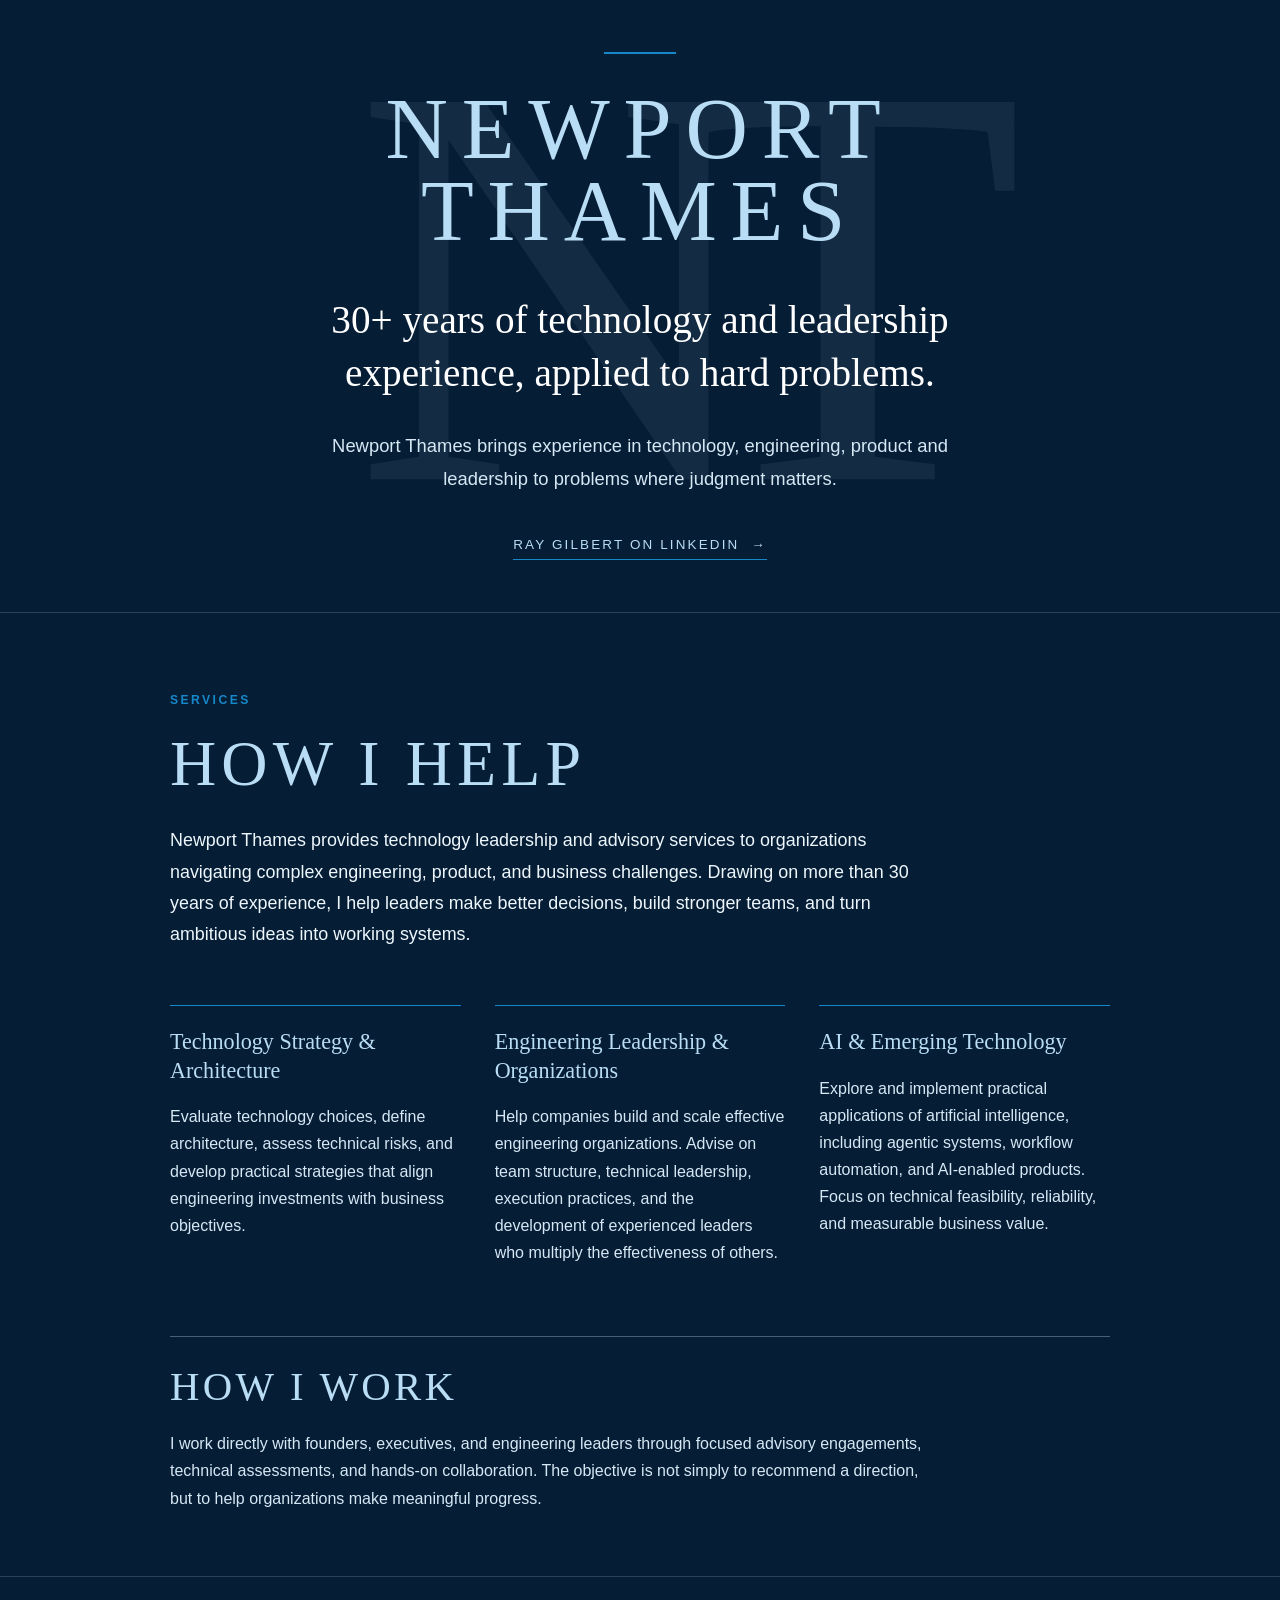
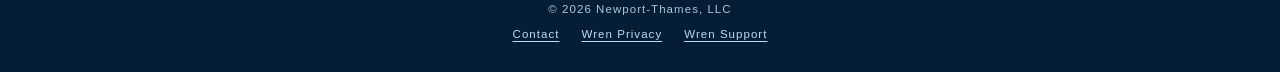
<file: index.html>
<!doctype html>
<html lang="en">
<head>
  <meta charset="utf-8">
  <meta name="viewport" content="width=device-width,initial-scale=1">
  <meta name="description" content="Newport Thames offers technology strategy, architecture, engineering leadership, and practical AI advisory services for organizations facing complex challenges.">
  <title>Newport Thames | Technology Strategy, Engineering Leadership &amp; AI Advisory</title>
  <link rel="canonical" href="https://newportthames.com/">
  <link rel="icon" href="/favicon.ico" sizes="any">
  <link rel="icon" type="image/png" sizes="32x32" href="/favicon-32.png">
  <link rel="apple-touch-icon" sizes="180x180" href="/apple-touch-icon.png">
  <script type="application/ld+json">
    {
      "@context": "https://schema.org",
      "@type": "Organization",
      "name": "Newport Thames",
      "url": "https://newportthames.com/",
      "description": "Technology strategy, architecture, engineering leadership, and practical AI advisory services."
    }
  </script>
  <style>
    :root{
      --navy:#061d36;
      --azure:#1687c9;
      --baby:#b9ddf4;
      --ice:#edf7fc;
      --white:#fff;
    }
    *{box-sizing:border-box}
    html,body{margin:0;min-height:100%;background:var(--navy)}
    body{color:var(--white);font-family:Arial,Helvetica,sans-serif;-webkit-font-smoothing:antialiased}
    .hero{min-height:max(540px,68svh);display:grid;place-items:center;padding:40px 24px;overflow:hidden;position:relative}
    .watermark{position:absolute;inset:50% auto auto 50%;transform:translate(-50%,-55%);font-family:"Times New Roman",serif;font-size:clamp(17rem,45vw,42rem);line-height:.7;letter-spacing:-.17em;color:var(--baby);opacity:.075;user-select:none;pointer-events:none;white-space:nowrap}
    .content{width:min(940px,100%);position:relative;text-align:center}
    .rule{width:72px;height:2px;background:var(--azure);margin:0 auto 34px}
    h1{margin:0;font-family:"Times New Roman",Georgia,serif;font-weight:400;font-size:clamp(2.5rem,7vw,5.4rem);line-height:.95;letter-spacing:.16em;text-transform:uppercase;color:var(--baby)}
    .statement{max-width:780px;margin:42px auto 0;font-family:Georgia,"Times New Roman",serif;font-size:clamp(1.45rem,3.1vw,2.45rem);line-height:1.35;font-weight:400}
    .detail{max-width:650px;margin:30px auto 0;color:#d5e8f4;font-size:clamp(1rem,1.7vw,1.15rem);line-height:1.75}
    .contact{display:inline-block;margin-top:42px;padding-bottom:7px;color:var(--baby);text-decoration:none;text-transform:uppercase;letter-spacing:.16em;font-size:.84rem;border-bottom:1px solid var(--azure)}
    .contact:hover,.contact:focus{color:var(--white)}
    .services{padding:80px 24px 64px;border-top:1px solid rgba(185,221,244,.2)}
    .services-inner{width:min(940px,100%);margin:0 auto}
    .eyebrow{margin:0 0 22px;color:var(--azure);font-size:.76rem;font-weight:700;letter-spacing:.2em;text-transform:uppercase}
    h2{margin:0;color:var(--baby);font-family:"Times New Roman",Georgia,serif;font-size:clamp(2.4rem,5vw,4rem);font-weight:400;letter-spacing:.08em;line-height:1.1;text-transform:uppercase}
    .services-intro{max-width:740px;margin:26px 0 54px;color:var(--ice);font-size:1.12rem;line-height:1.75}
    .service-list{display:grid;grid-template-columns:repeat(3,minmax(0,1fr));gap:34px}
    .service{padding-top:22px;border-top:1px solid var(--azure)}
    h3{margin:0 0 18px;color:var(--baby);font-family:Georgia,"Times New Roman",serif;font-size:1.38rem;font-weight:400;line-height:1.3}
    .service p,.approach p{margin:0;color:#d5e8f4;font-size:1rem;line-height:1.7}
    .approach{margin-top:70px;padding-top:28px;border-top:1px solid rgba(185,221,244,.35)}
    .approach h2{margin-bottom:20px;font-size:clamp(1.75rem,3.5vw,2.55rem)}
    .approach p{max-width:760px}
    .site-footer{padding:26px 24px 32px;border-top:1px solid rgba(185,221,244,.2);text-align:center;color:#a8c8da;font-size:.72rem;letter-spacing:.09em}
    .site-footer nav{display:flex;justify-content:center;flex-wrap:wrap;gap:10px 22px;margin-top:13px}
    .site-footer a{color:var(--baby);text-decoration:underline;text-underline-offset:3px}
    .site-footer a:hover,.site-footer a:focus-visible{color:var(--white)}
    :focus-visible{outline:2px solid var(--baby);outline-offset:4px}
    @media(max-width:700px){.service-list{grid-template-columns:1fr;gap:32px}.services{padding:76px 24px 48px}.services-intro{margin-bottom:42px}.approach{margin-top:56px}}
    @media(max-width:560px){.hero{min-height:max(500px,68svh);padding:32px 22px}h1{letter-spacing:.10em}.statement{margin-top:34px}.detail{line-height:1.6}.services{padding-left:22px;padding-right:22px}}
  </style>
</head>
<body>
  <main>
    <section class="hero" aria-labelledby="site-title">
      <div class="watermark" aria-hidden="true">NT</div>
      <div class="content">
        <div class="rule"></div>
        <h1 id="site-title">Newport Thames</h1>
        <p class="statement">30+ years of technology and leadership experience, applied to hard problems.</p>
        <p class="detail">Newport Thames brings experience in technology, engineering, product and leadership to problems where judgment matters.</p>
        <a class="contact" href="https://www.linkedin.com/in/raymondgilbert/" rel="me">Ray Gilbert on LinkedIn&nbsp; →</a>
      </div>
    </section>
    <section class="services" aria-labelledby="services-title">
      <div class="services-inner">
        <p class="eyebrow">Services</p>
        <h2 id="services-title">How I Help</h2>
        <p class="services-intro">Newport Thames provides technology leadership and advisory services to organizations navigating complex engineering, product, and business challenges. Drawing on more than 30 years of experience, I help leaders make better decisions, build stronger teams, and turn ambitious ideas into working systems.</p>
        <div class="service-list">
          <article class="service">
            <h3>Technology Strategy &amp; Architecture</h3>
            <p>Evaluate technology choices, define architecture, assess technical risks, and develop practical strategies that align engineering investments with business objectives.</p>
          </article>
          <article class="service">
            <h3>Engineering Leadership &amp; Organizations</h3>
            <p>Help companies build and scale effective engineering organizations. Advise on team structure, technical leadership, execution practices, and the development of experienced leaders who multiply the effectiveness of others.</p>
          </article>
          <article class="service">
            <h3>AI &amp; Emerging Technology</h3>
            <p>Explore and implement practical applications of artificial intelligence, including agentic systems, workflow automation, and AI-enabled products. Focus on technical feasibility, reliability, and measurable business value.</p>
          </article>
        </div>
        <div class="approach">
          <h2>How I Work</h2>
          <p>I work directly with founders, executives, and engineering leaders through focused advisory engagements, technical assessments, and hands-on collaboration. The objective is not simply to recommend a direction, but to help organizations make meaningful progress.</p>
        </div>
      </div>
    </section>
  </main>
  <footer class="site-footer">
    <span>© 2026 Newport-Thames, LLC</span>
    <nav aria-label="Footer">
      <a href="mailto:hello@newportthames.com">Contact</a>
      <a href="/wren/privacy/">Wren Privacy</a>
      <a href="/wren/support/">Wren Support</a>
    </nav>
  </footer>
</body>
</html>
</file>
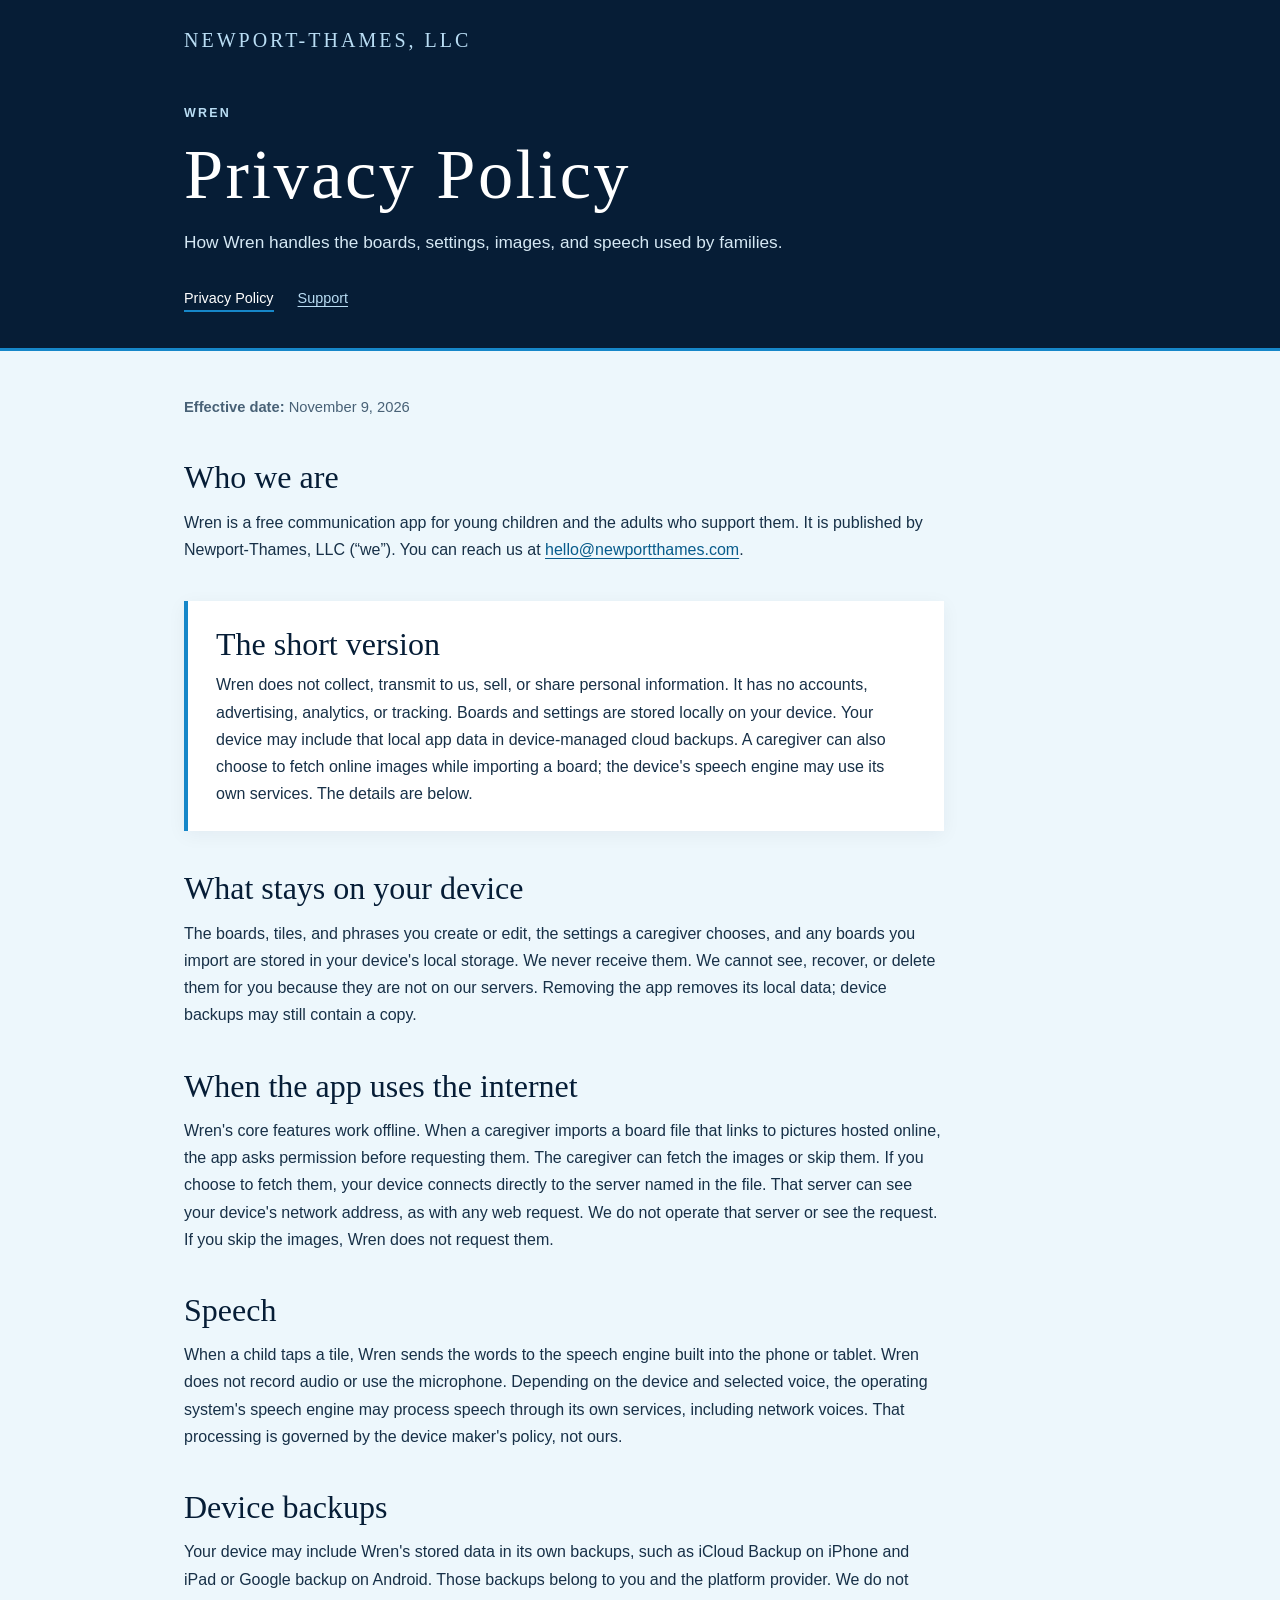
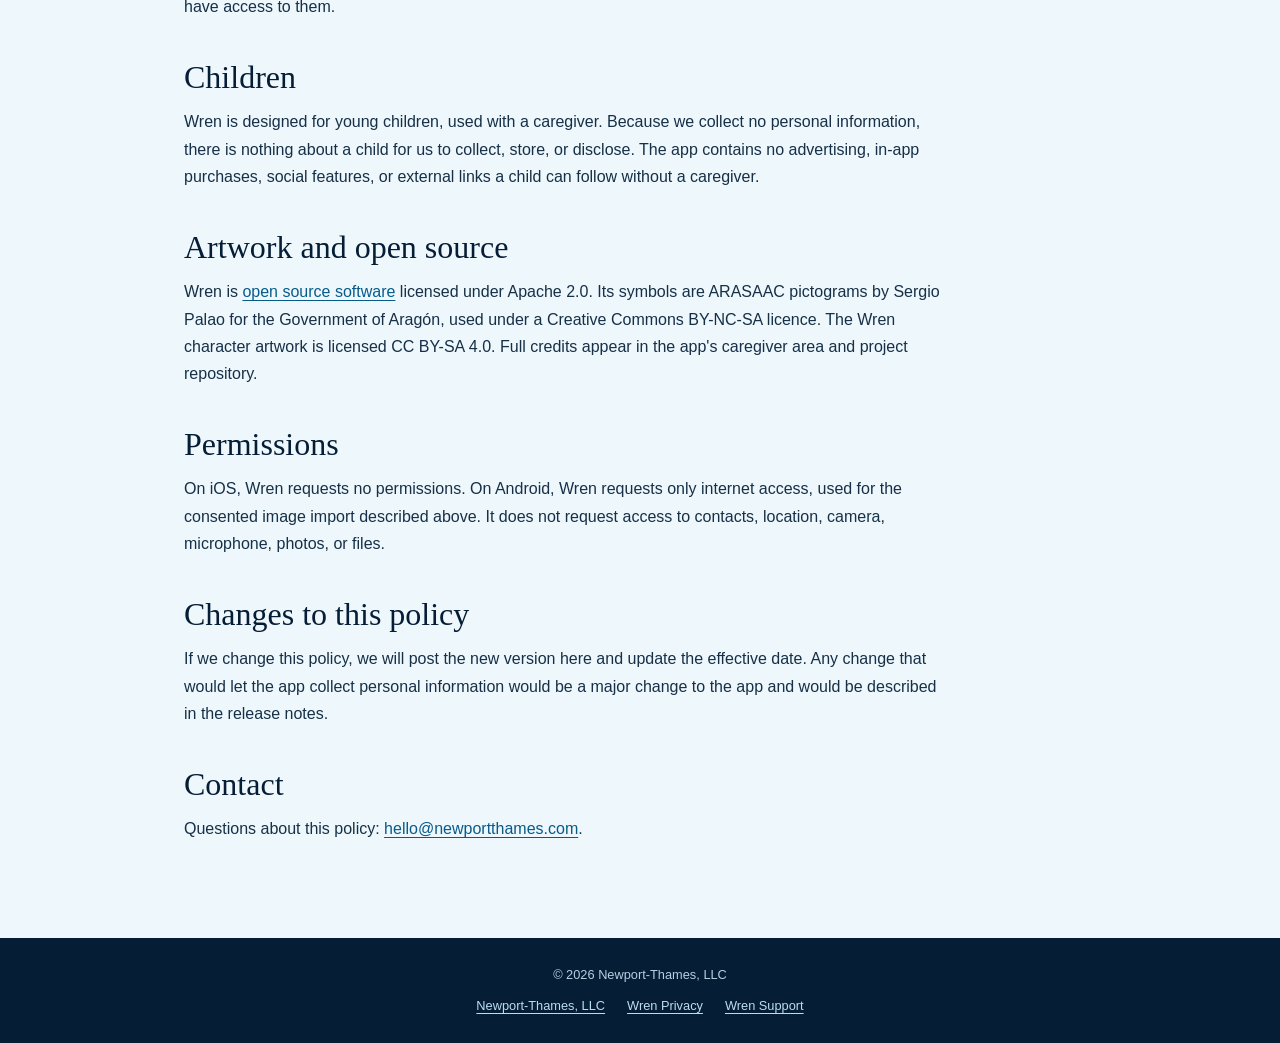
<file: wren/privacy/index.html>
<!doctype html>
<html lang="en">
<head>
  <meta charset="utf-8">
  <meta name="viewport" content="width=device-width,initial-scale=1">
  <meta name="description" content="Privacy policy for Wren, the communication app published by Newport-Thames, LLC.">
  <title>Wren Privacy Policy | Newport-Thames, LLC</title>
  <link rel="canonical" href="https://newportthames.com/wren/privacy/">
  <link rel="icon" href="/favicon.ico" sizes="any">
  <link rel="icon" type="image/png" sizes="32x32" href="/favicon-32.png">
  <link rel="apple-touch-icon" sizes="180x180" href="/apple-touch-icon.png">
  <link rel="stylesheet" href="/wren/wren.css">
</head>
<body>
  <a class="skip-link" href="#main">Skip to content</a>
  <header class="site-header">
    <div class="header-inner">
      <a class="brand" href="/">Newport-Thames, LLC</a>
      <p class="eyebrow">Wren</p>
      <h1>Privacy Policy</h1>
      <p class="header-summary">How Wren handles the boards, settings, images, and speech used by families.</p>
      <nav class="page-nav" aria-label="Wren pages">
        <a href="/wren/privacy/" aria-current="page">Privacy Policy</a>
        <a href="/wren/support/">Support</a>
      </nav>
    </div>
  </header>
  <main id="main">
    <article class="article">
      <p class="meta"><strong>Effective date:</strong> November 9, 2026</p>
      <section aria-labelledby="who-we-are">
        <h2 id="who-we-are">Who we are</h2>
        <p>Wren is a free communication app for young children and the adults who support them. It is published by Newport-Thames, LLC (“we”). You can reach us at <a href="mailto:hello@newportthames.com">hello@newportthames.com</a>.</p>
      </section>
      <section class="intro" aria-labelledby="short-version">
        <h2 id="short-version">The short version</h2>
        <p>Wren does not collect, transmit to us, sell, or share personal information. It has no accounts, advertising, analytics, or tracking. Boards and settings are stored locally on your device. Your device may include that local app data in device-managed cloud backups. A caregiver can also choose to fetch online images while importing a board; the device's speech engine may use its own services. The details are below.</p>
      </section>
      <section aria-labelledby="local-data">
        <h2 id="local-data">What stays on your device</h2>
        <p>The boards, tiles, and phrases you create or edit, the settings a caregiver chooses, and any boards you import are stored in your device's local storage. We never receive them. We cannot see, recover, or delete them for you because they are not on our servers. Removing the app removes its local data; device backups may still contain a copy.</p>
      </section>
      <section aria-labelledby="internet">
        <h2 id="internet">When the app uses the internet</h2>
        <p>Wren's core features work offline. When a caregiver imports a board file that links to pictures hosted online, the app asks permission before requesting them. The caregiver can fetch the images or skip them. If you choose to fetch them, your device connects directly to the server named in the file. That server can see your device's network address, as with any web request. We do not operate that server or see the request. If you skip the images, Wren does not request them.</p>
      </section>
      <section aria-labelledby="speech">
        <h2 id="speech">Speech</h2>
        <p>When a child taps a tile, Wren sends the words to the speech engine built into the phone or tablet. Wren does not record audio or use the microphone. Depending on the device and selected voice, the operating system's speech engine may process speech through its own services, including network voices. That processing is governed by the device maker's policy, not ours.</p>
      </section>
      <section aria-labelledby="backups">
        <h2 id="backups">Device backups</h2>
        <p>Your device may include Wren's stored data in its own backups, such as iCloud Backup on iPhone and iPad or Google backup on Android. Those backups belong to you and the platform provider. We do not have access to them.</p>
      </section>
      <section aria-labelledby="children">
        <h2 id="children">Children</h2>
        <p>Wren is designed for young children, used with a caregiver. Because we collect no personal information, there is nothing about a child for us to collect, store, or disclose. The app contains no advertising, in-app purchases, social features, or external links a child can follow without a caregiver.</p>
      </section>
      <section aria-labelledby="artwork">
        <h2 id="artwork">Artwork and open source</h2>
        <p>Wren is <a href="https://github.com/raygilbert/wren-aac">open source software</a> licensed under Apache 2.0. Its symbols are ARASAAC pictograms by Sergio Palao for the Government of Aragón, used under a Creative Commons BY-NC-SA licence. The Wren character artwork is licensed CC BY-SA 4.0. Full credits appear in the app's caregiver area and project repository.</p>
      </section>
      <section aria-labelledby="permissions">
        <h2 id="permissions">Permissions</h2>
        <p>On iOS, Wren requests no permissions. On Android, Wren requests only internet access, used for the consented image import described above. It does not request access to contacts, location, camera, microphone, photos, or files.</p>
      </section>
      <section aria-labelledby="changes">
        <h2 id="changes">Changes to this policy</h2>
        <p>If we change this policy, we will post the new version here and update the effective date. Any change that would let the app collect personal information would be a major change to the app and would be described in the release notes.</p>
      </section>
      <section aria-labelledby="contact">
        <h2 id="contact">Contact</h2>
        <p>Questions about this policy: <a href="mailto:hello@newportthames.com">hello@newportthames.com</a>.</p>
      </section>
    </article>
  </main>
  <footer class="site-footer">
    <span>© 2026 Newport-Thames, LLC</span>
    <nav aria-label="Footer"><a href="/">Newport-Thames, LLC</a><a href="/wren/privacy/">Wren Privacy</a><a href="/wren/support/">Wren Support</a></nav>
  </footer>
</body>
</html>
</file>
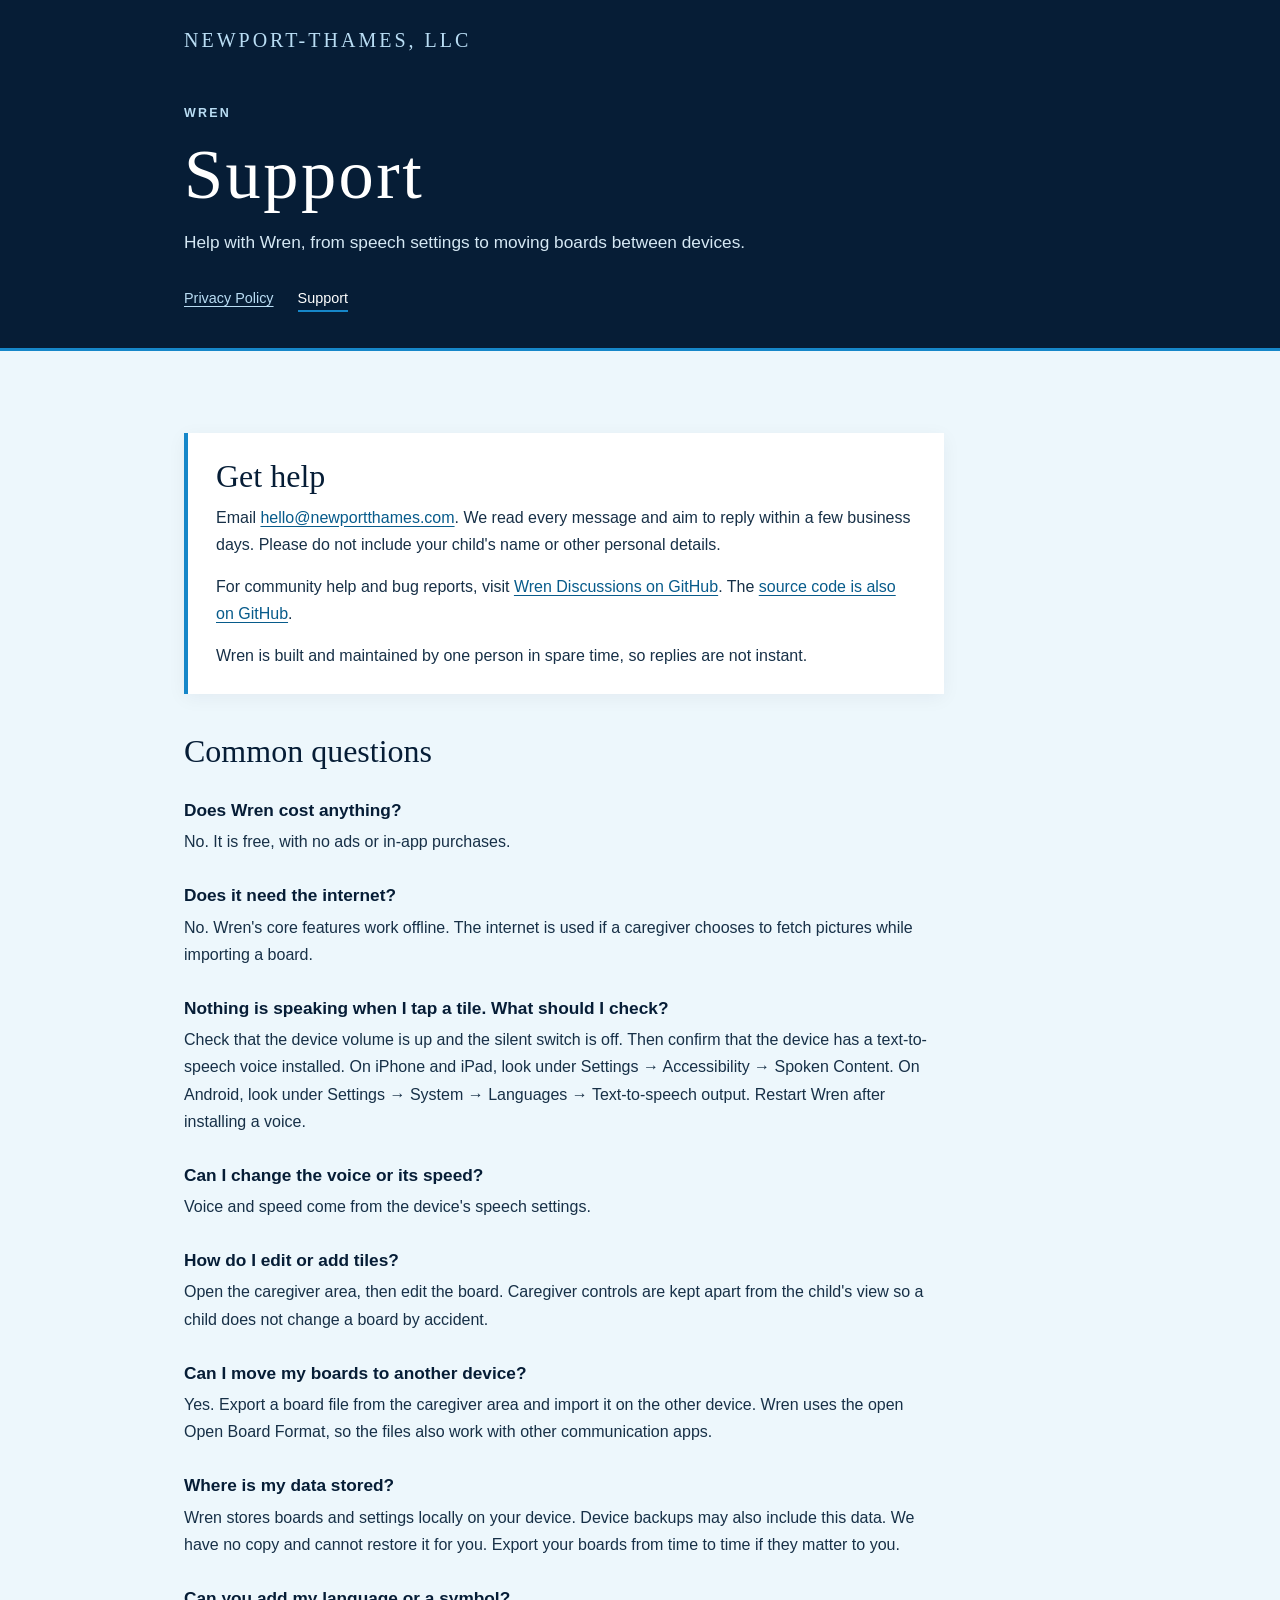
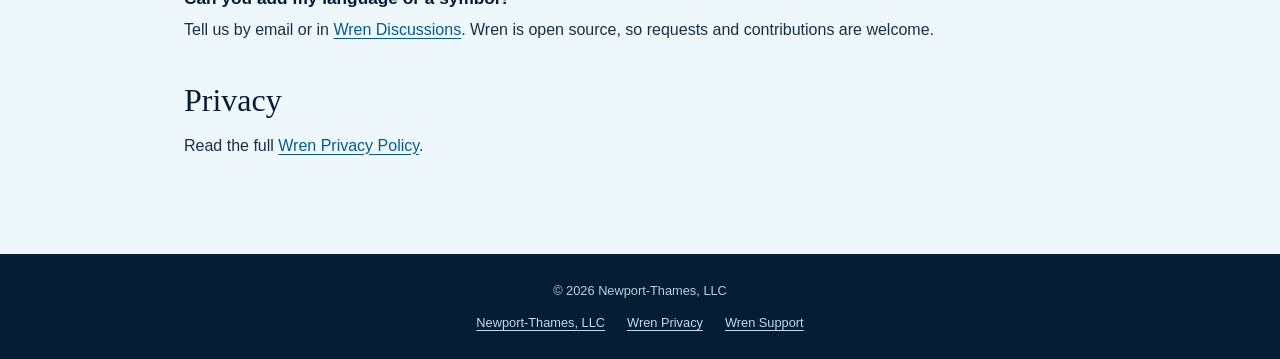
<file: wren/support/index.html>
<!doctype html>
<html lang="en">
<head>
  <meta charset="utf-8">
  <meta name="viewport" content="width=device-width,initial-scale=1">
  <meta name="description" content="Help and support for Wren, the communication app published by Newport-Thames, LLC.">
  <title>Wren Support | Newport-Thames, LLC</title>
  <link rel="canonical" href="https://newportthames.com/wren/support/">
  <link rel="icon" href="/favicon.ico" sizes="any">
  <link rel="icon" type="image/png" sizes="32x32" href="/favicon-32.png">
  <link rel="apple-touch-icon" sizes="180x180" href="/apple-touch-icon.png">
  <link rel="stylesheet" href="/wren/wren.css">
</head>
<body>
  <a class="skip-link" href="#main">Skip to content</a>
  <header class="site-header">
    <div class="header-inner">
      <a class="brand" href="/">Newport-Thames, LLC</a>
      <p class="eyebrow">Wren</p>
      <h1>Support</h1>
      <p class="header-summary">Help with Wren, from speech settings to moving boards between devices.</p>
      <nav class="page-nav" aria-label="Wren pages">
        <a href="/wren/privacy/">Privacy Policy</a>
        <a href="/wren/support/" aria-current="page">Support</a>
      </nav>
    </div>
  </header>
  <main id="main">
    <article class="article">
      <section class="intro" aria-labelledby="get-help">
        <h2 id="get-help">Get help</h2>
        <p>Email <a href="mailto:hello@newportthames.com">hello@newportthames.com</a>. We read every message and aim to reply within a few business days. Please do not include your child's name or other personal details.</p>
        <p>For community help and bug reports, visit <a href="https://github.com/raygilbert/wren-aac/discussions">Wren Discussions on GitHub</a>. The <a href="https://github.com/raygilbert/wren-aac">source code is also on GitHub</a>.</p>
        <p>Wren is built and maintained by one person in spare time, so replies are not instant.</p>
      </section>
      <section aria-labelledby="common-questions">
        <h2 id="common-questions">Common questions</h2>
        <h3>Does Wren cost anything?</h3>
        <p>No. It is free, with no ads or in-app purchases.</p>
        <h3>Does it need the internet?</h3>
        <p>No. Wren's core features work offline. The internet is used if a caregiver chooses to fetch pictures while importing a board.</p>
        <h3>Nothing is speaking when I tap a tile. What should I check?</h3>
        <p>Check that the device volume is up and the silent switch is off. Then confirm that the device has a text-to-speech voice installed. On iPhone and iPad, look under Settings → Accessibility → Spoken Content. On Android, look under Settings → System → Languages → Text-to-speech output. Restart Wren after installing a voice.</p>
        <h3>Can I change the voice or its speed?</h3>
        <p>Voice and speed come from the device's speech settings.</p>
        <h3>How do I edit or add tiles?</h3>
        <p>Open the caregiver area, then edit the board. Caregiver controls are kept apart from the child's view so a child does not change a board by accident.</p>
        <h3>Can I move my boards to another device?</h3>
        <p>Yes. Export a board file from the caregiver area and import it on the other device. Wren uses the open Open Board Format, so the files also work with other communication apps.</p>
        <h3>Where is my data stored?</h3>
        <p>Wren stores boards and settings locally on your device. Device backups may also include this data. We have no copy and cannot restore it for you. Export your boards from time to time if they matter to you.</p>
        <h3>Can you add my language or a symbol?</h3>
        <p>Tell us by email or in <a href="https://github.com/raygilbert/wren-aac/discussions">Wren Discussions</a>. Wren is open source, so requests and contributions are welcome.</p>
      </section>
      <section aria-labelledby="privacy">
        <h2 id="privacy">Privacy</h2>
        <p>Read the full <a href="/wren/privacy/">Wren Privacy Policy</a>.</p>
      </section>
    </article>
  </main>
  <footer class="site-footer">
    <span>© 2026 Newport-Thames, LLC</span>
    <nav aria-label="Footer"><a href="/">Newport-Thames, LLC</a><a href="/wren/privacy/">Wren Privacy</a><a href="/wren/support/">Wren Support</a></nav>
  </footer>
</body>
</html>
</file>
<file: wren/wren.css>
:root{--navy:#061d36;--azure:#1687c9;--baby:#b9ddf4;--ice:#edf7fc;--ink:#173047;--muted:#486176;--white:#fff}
*{box-sizing:border-box}
html{scroll-behavior:smooth}
body{margin:0;background:var(--ice);color:var(--ink);font:1rem/1.7 Arial,Helvetica,sans-serif;-webkit-font-smoothing:antialiased}
a{color:#075b8b;text-underline-offset:3px}
a:hover{color:#033b62}
a:focus-visible{outline:3px solid var(--azure);outline-offset:4px;border-radius:2px}
.skip-link{position:absolute;left:16px;top:-60px;z-index:2;padding:8px 14px;background:var(--white);color:var(--navy)}
.skip-link:focus{top:12px}
.site-header{background:var(--navy);color:var(--white);border-bottom:3px solid var(--azure)}
.header-inner{width:min(960px,100%);margin:auto;padding:28px 24px 36px}
.brand{display:inline-block;color:var(--baby);font:400 1.25rem/1.2 "Times New Roman",Georgia,serif;letter-spacing:.15em;text-decoration:none;text-transform:uppercase}
.brand:hover{color:var(--white)}
.eyebrow{margin:48px 0 12px;color:var(--baby);font-size:.78rem;font-weight:700;letter-spacing:.18em;text-transform:uppercase}
h1{margin:0;color:var(--white);font:400 clamp(2.5rem,7vw,4.4rem)/1.08 "Times New Roman",Georgia,serif;letter-spacing:.035em}
.header-summary{max-width:680px;margin:16px 0 0;color:#d5e8f4;font-size:1.08rem}
.page-nav{display:flex;gap:24px;flex-wrap:wrap;margin-top:28px}
.page-nav a{color:var(--baby);font-size:.9rem}
.page-nav a[aria-current="page"]{color:var(--white);text-decoration:none;border-bottom:2px solid var(--azure)}
main{width:min(960px,100%);margin:auto;padding:44px 24px 80px}
.article{max-width:760px}
.intro{padding:24px 28px;background:var(--white);border-left:4px solid var(--azure);box-shadow:0 4px 18px rgba(6,29,54,.05)}
.intro h2{margin:0 0 8px}
.intro p:last-child{margin-bottom:0}
section{margin-top:38px}
h2{margin:0 0 12px;color:var(--navy);font:400 2rem/1.2 Georgia,"Times New Roman",serif}
h3{margin:28px 0 6px;color:var(--navy);font-size:1.08rem;line-height:1.4}
p{margin:0 0 15px}
ul{margin:8px 0 18px;padding-left:1.4em}
li{margin-bottom:8px}
.meta{margin:0 0 28px;color:var(--muted);font-size:.92rem}
.site-footer{background:var(--navy);color:#b4d1e2;padding:26px 24px;text-align:center;font-size:.8rem}
.site-footer nav{display:flex;justify-content:center;flex-wrap:wrap;gap:10px 22px;margin-top:10px}
.site-footer a{color:var(--baby)}
.site-footer a:hover{color:var(--white)}
@media(max-width:600px){.header-inner{padding:24px 20px 30px}.eyebrow{margin-top:38px}main{padding:30px 20px 64px}.intro{padding:20px}section{margin-top:32px}h2{font-size:1.7rem}}
</file>
